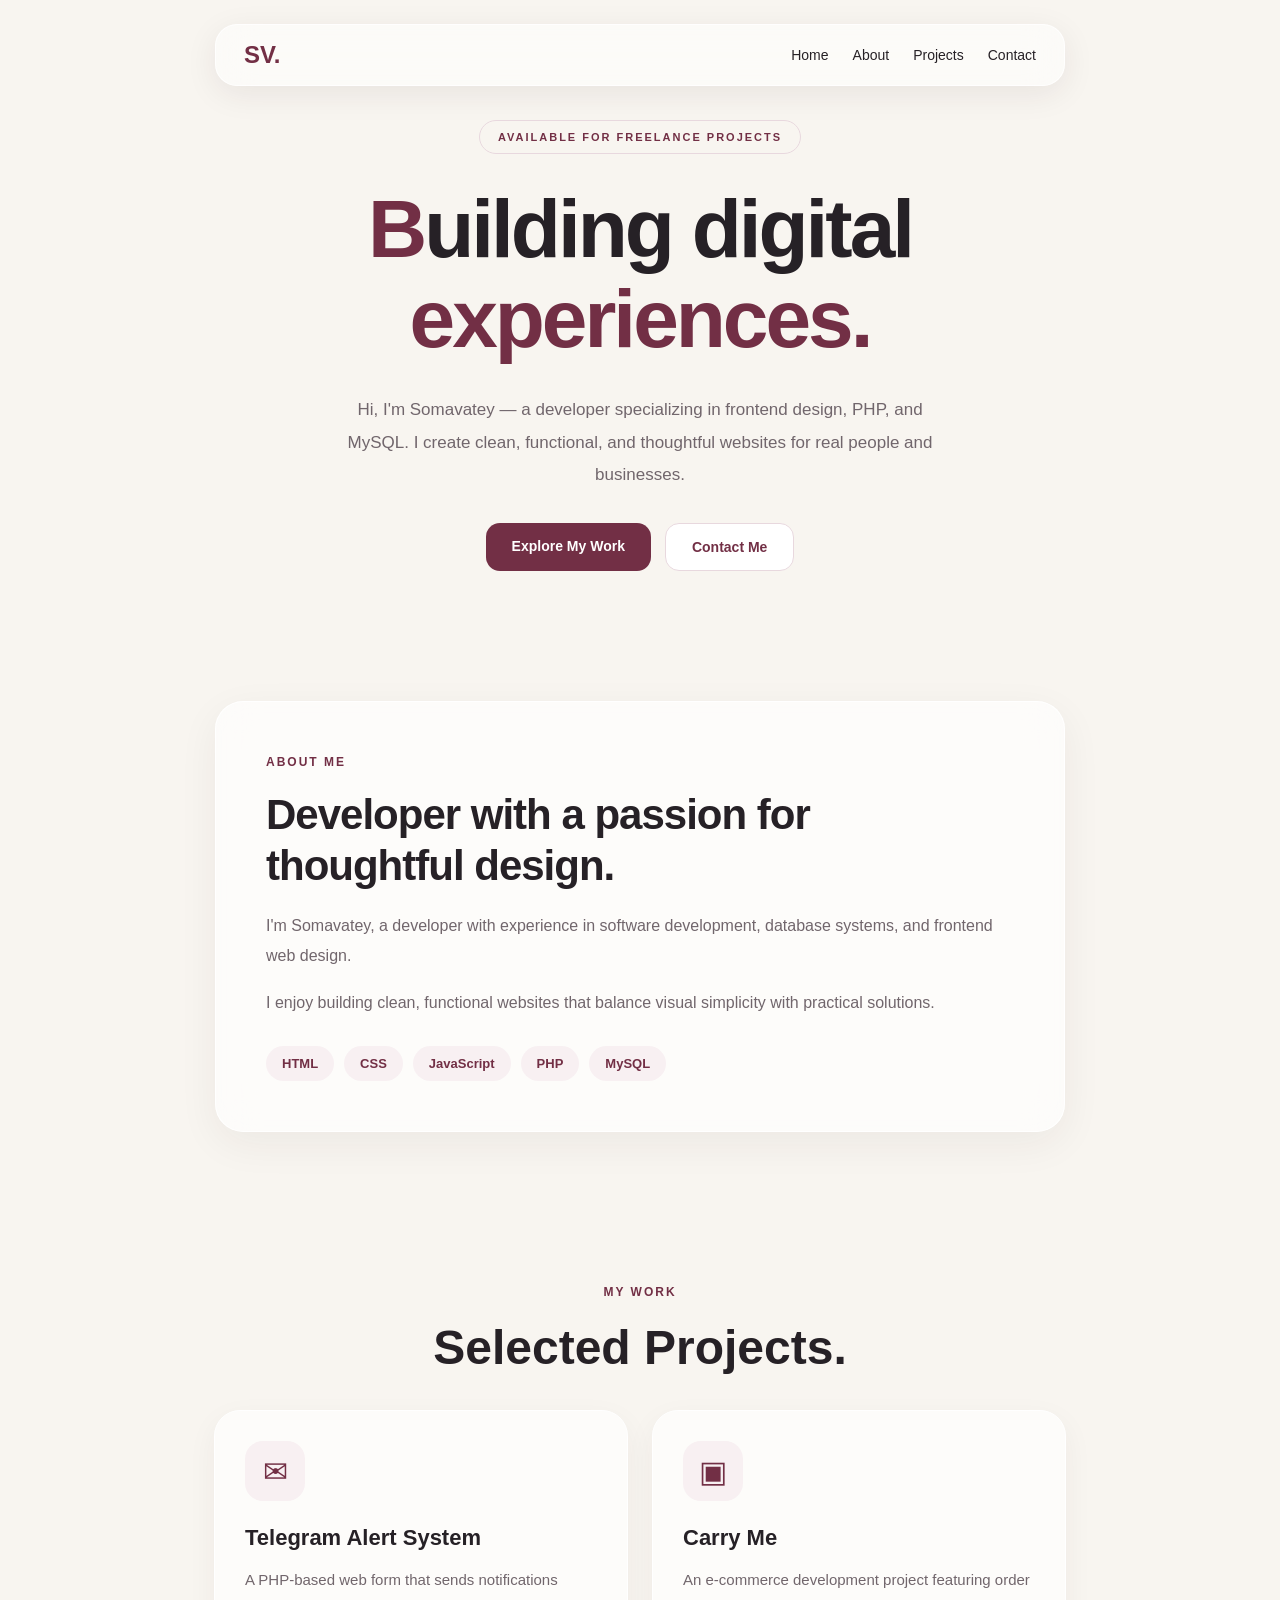
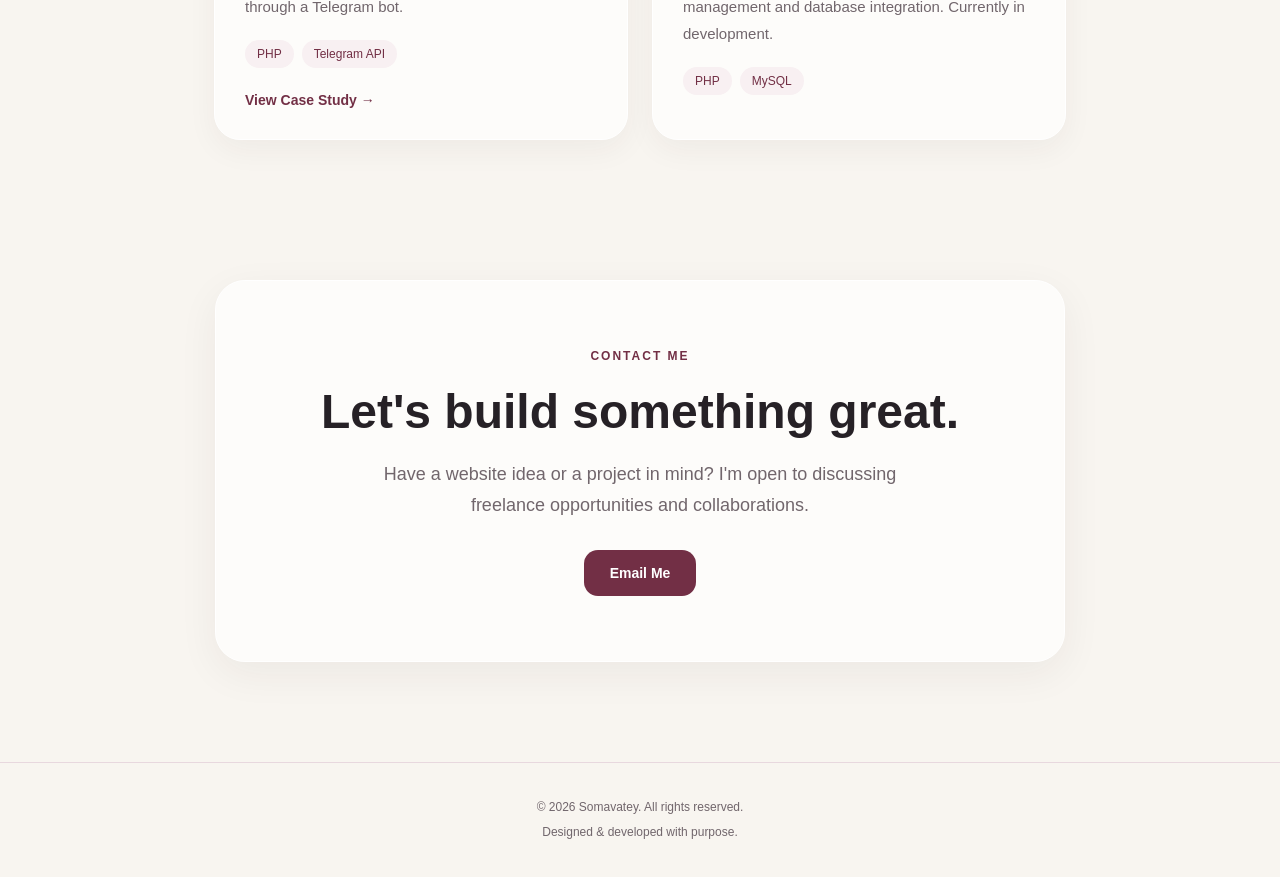
<file: index.html>
<!DOCTYPE html>
<html lang="en">
<head>
    <meta charset="UTF-8">
    <meta name="viewport" content="width=device-width, initial-scale=1.0">
    <title>Somavatey | Developer Portfolio 2.0</title>
    
    <link rel="stylesheet" href="style.css">
</head>
<body>
    
<header class="navbar">
    <a href="#" class="logo">SV.</a>

    <nav class="nav-links" aria-label="Main navigation">
        <a href="#home">Home</a>
        <a href="#about">About</a>
        <a href="#projects">Projects</a>
        <a href="#contact">Contact</a>
    </nav>
</header>

   
<main id="home">
    <section class="hero">
        <span class="hero-label">
            AVAILABLE FOR FREELANCE PROJECTS
        </span>

        <h1>
            Building digital
            <span>experiences.</span>
        </h1>

        <p class="hero-description">
            Hi, I'm Somavatey — a developer specializing
            in frontend design, PHP, and MySQL.
            I create clean, functional, and thoughtful
            websites for real people and businesses.
        </p>

        <div class="hero-buttons">
            <a href="#projects" class="btn-primary">
                Explore My Work
            </a>

            <a href="#contact" class="btn-secondary">
                Contact Me
            </a>
        </div>
    </section>
    
<section id="about" class="about">
    <div class="about-card">
        <span class="section-label">ABOUT ME</span>

        <h2>Developer with a passion
            for thoughtful design.</h2>

        <p>
            I'm Somavatey, a developer with experience
            in software development, database systems,
            and frontend web design.
        </p>

        <p>
            I enjoy building clean, functional websites
            that balance visual simplicity with
            practical solutions.
        </p>

        <div class="skills">
            <span>HTML</span>
            <span>CSS</span>
            <span>JavaScript</span>
            <span>PHP</span>
            <span>MySQL</span>
        </div>
    </div>
</section>

<section id="projects" class="projects">
    <span class="section-label">MY WORK</span>
    <h2>Selected Projects.</h2>

    <div class="project-grid">
        <article class="project-card">
            <div class="project-icon">✉</div>
            <h3>Telegram Alert System</h3>
            <p>
                A PHP-based web form that sends
                notifications through a Telegram bot.
            </p>
            <div class="project-tags">
                <span>PHP</span>
                <span>Telegram API</span>
            </div>
            
                <a href="telegram-case-study.html"
                class="project-link">
                    View Case Study →
                </a>

        </article>

        <article class="project-card">
            <div class="project-icon">▣</div>
            <h3>Carry Me</h3>
            <p>
                An e-commerce development project
                featuring order management and
                database integration.
                Currently in development.
            </p>
            <div class="project-tags">
                <span>PHP</span>
                <span>MySQL</span>
            </div>
        </article>
    </div>
</section>

<section id="contact" class="contact">
    <div class="contact-card">
        <span class="section-label">CONTACT ME</span>

        <h2>Let's build something great.</h2>

        <p>
            Have a website idea or a project in mind?
            I'm open to discussing freelance
            opportunities and collaborations.
        </p>

        <div class="contact-buttons">
            <a href="mailto:YOUR_EMAIL@example.com"
               class="btn-primary">
                Email Me
            </a>
        </div>
    </div>
</section>

<footer class="footer">
    <p>© 2026 Somavatey. All rights reserved.</p>
    <p>Designed & developed with purpose.</p>
</footer>

</main>

</body>
</html>
</file>
<file: style.css>
:root {
    --background: #F8F5F0;
    --accent: #722F45;
    --text: #262126;
}

body {
    margin: 0;
    min-height: 100vh;
    display: flex;
    flex-direction: column;
    align-items: center;
    justify-content: center;
    font-family: Arial, sans-serif;
    background: var(--background);
    color: var(--text);
    text-align: center;
}

h1 {
    font-size: clamp(36px, 6vw, 64px);
    letter-spacing: -2px;
    margin-bottom: 16px;
}

h1::first-letter {
    color: var(--accent);
}

p {
    font-size: 18px;
    color: #71666C;
    line-height: 1.7;
}

.navbar {
    position: fixed;
    top: 24px;
    left: 50%;
    transform: translateX(-50%);
    width: min(90%, 850px);
    box-sizing: border-box;
    padding: 16px 28px;

    display: flex;
    align-items: center;
    justify-content: space-between;
    gap: 20px;

    background: rgba(255, 255, 255, 0.55);
    backdrop-filter: blur(18px);
    -webkit-backdrop-filter: blur(18px);
    border: 1px solid rgba(255, 255, 255, 0.8);
    border-radius: 22px;
    box-shadow: 0 8px 32px rgba(50, 30, 40, 0.08);
    z-index: 100;
}

.logo {
    font-size: 24px;
    font-weight: 800;
    color: #722F45;
    text-decoration: none;
}

.nav-links {
    display: flex;
    gap: 24px;
}

.nav-links a {
    color: #262126;
    text-decoration: none;
    font-size: 14px;
    font-weight: 500;
    transition: color 0.2s ease;
}

.nav-links a:hover {
    color: #722F45;
}

@media (max-width: 600px) {
    .navbar {
        padding: 14px 16px;
    }

    .nav-links {
        gap: 10px;
    }

    .nav-links a {
        font-size: 12px;
    }
}

main {
    width: 100%;
}

.hero {
    max-width: 850px;
    margin: 0 auto;
    padding: 120px 24px 80px;
    box-sizing: border-box;
}

.hero-label {
    display: inline-block;
    padding: 10px 18px;
    border: 1px solid #E8D8DE;
    border-radius: 50px;
    color: #722F45;
    font-size: 11px;
    font-weight: 700;
    letter-spacing: 2px;
}

.hero h1 {
    font-size: clamp(42px, 7vw, 82px);
    line-height: 1.1;
    letter-spacing: -3px;
    margin: 30px 0;
}

.hero h1 span {
    color: #722F45;
}

.hero-description {
    max-width: 590px;
    margin: 0 auto;
    font-size: 17px;
    line-height: 1.9;
}

.hero-buttons {
    display: flex;
    justify-content: center;
    flex-wrap: wrap;
    gap: 14px;
    margin-top: 32px;
}

.btn-primary,
.btn-secondary {
    padding: 15px 26px;
    border-radius: 14px;
    text-decoration: none;
    font-size: 14px;
    font-weight: 600;
    transition: transform 0.2s ease;
}

.btn-primary {
    background: #722F45;
    color: white;
}

.btn-secondary {
    background: white;
    color: #722F45;
    border: 1px solid #E8D8DE;
}

.btn-primary:hover,
.btn-secondary:hover {
    transform: translateY(-3px);
}


/* Portfolio 2.0 — Hero entrance animation */

@keyframes fadeUp {
    from {
        opacity: 0;
        transform: translateY(25px);
    }

    to {
        opacity: 1;
        transform: translateY(0);
    }
}

@media (prefers-reduced-motion: no-preference) {
    .hero-label,
    .hero h1,
    .hero-description,
    .hero-buttons {
        animation: fadeUp 0.8s ease-out both;
    }

    .hero h1 {
        animation-delay: 0.15s;
    }

    .hero-description {
        animation-delay: 0.3s;
    }

    .hero-buttons {
        animation-delay: 0.45s;
    }
}

/* About Me Section */

html {
    scroll-behavior: smooth;
    scroll-padding-top: 110px;
}

.about {
    padding: 50px 24px 100px;
}

.about-card {
    max-width: 850px;
    margin: 0 auto;
    padding: 50px;
    box-sizing: border-box;
    text-align: left;

    background: rgba(255, 255, 255, 0.65);
    backdrop-filter: blur(20px);
    border: 1px solid rgba(255, 255, 255, 0.9);
    border-radius: 28px;
    box-shadow: 0 12px 40px rgba(50, 30, 40, 0.06);
}

.section-label {
    color: #722F45;
    font-size: 12px;
    font-weight: 700;
    letter-spacing: 2px;
}

.about h2 {
    font-size: clamp(28px, 4vw, 42px);
    line-height: 1.2;
    letter-spacing: -1px;
    margin: 20px 0;
}

.about p {
    font-size: 16px;
    line-height: 1.9;
}

.skills {
    display: flex;
    flex-wrap: wrap;
    gap: 10px;
    margin-top: 28px;
}

.skills span {
    padding: 10px 16px;
    border-radius: 50px;
    background: #F8F0F2;
    color: #722F45;
    font-size: 13px;
    font-weight: 600;
}

@media (max-width: 600px) {
    .about-card {
        padding: 28px;
    }
}

/* Selected Projects */

.projects {
    max-width: 900px;
    margin: 0 auto;
    padding: 50px 24px 100px;
    box-sizing: border-box;
}

.projects h2 {
    font-size: clamp(32px, 5vw, 48px);
    margin: 20px 0 35px;
}

.project-grid {
    display: grid;
    grid-template-columns: repeat(2, minmax(0, 1fr));
    gap: 24px;
}

.project-card {
    background: rgba(255, 255, 255, 0.7);
    border: 1px solid #FFFFFF;
    border-radius: 26px;
    padding: 30px;
    text-align: left;
    box-shadow: 0 10px 30px rgba(50, 30, 40, 0.05);
    transition: transform 0.3s ease;
}

.project-card:hover {
    transform: translateY(-6px);
}

.project-icon {
    display: grid;
    place-items: center;
    width: 60px;
    height: 60px;
    background: #F8F0F2;
    color: #722F45;
    border-radius: 18px;
    font-size: 30px;
}

.project-card h3 {
    font-size: 22px;
    margin: 24px 0 10px;
}

.project-card p {
    font-size: 15px;
    line-height: 1.8;
}

.project-tags {
    display: flex;
    flex-wrap: wrap;
    gap: 8px;
    margin-top: 20px;
}

.project-tags span {
    background: #F8F0F2;
    color: #722F45;
    border-radius: 20px;
    padding: 7px 12px;
    font-size: 12px;
}

@media (max-width: 650px) {
    .project-grid {
        grid-template-columns: 1fr;
    }
}

/* Contact Section */

.contact {
    padding: 40px 24px 100px;
}

.contact-card {
    max-width: 850px;
    margin: 0 auto;
    padding: 65px 30px;
    box-sizing: border-box;
    text-align: center;
    border-radius: 30px;
    background: rgba(255, 255, 255, 0.7);
    border: 1px solid #FFFFFF;
    box-shadow: 0 12px 40px rgba(50, 30, 40, 0.06);
}

.contact h2 {
    font-size: clamp(32px, 5vw, 48px);
    margin: 20px 0;
}

.contact p {
    max-width: 520px;
    margin: 0 auto;
}

.contact-buttons {
    display: flex;
    justify-content: center;
    margin-top: 30px;
}

/* Portfolio 2.0 — Mobile improvements */

@media (max-width: 600px) {
    body {
        overflow-x: hidden;
    }

    .navbar {
        width: calc(100% - 24px);
        top: 12px;
        padding: 14px 12px;
        gap: 8px;
    }

    .logo {
        font-size: 20px;
        flex-shrink: 0;
    }

    .nav-links {
        gap: 8px;
        flex-wrap: wrap;
        justify-content: flex-end;
    }

    .nav-links a {
        font-size: 11px;
    }

    .hero {
        padding: 160px 20px 70px;
    }

    .hero h1 {
        font-size: clamp(36px, 10vw, 52px);
        letter-spacing: -1.5px;
    }

    .hero-description {
        font-size: 15px;
    }

    .about,
    .projects,
    .contact {
        padding-left: 16px;
        padding-right: 16px;
    }

    .about-card,
    .project-card {
        padding: 24px;
    }

    .contact-card {
        padding: 45px 22px;
    }

    .hero-buttons {
        gap: 12px;
    }
}

@media (max-width: 600px) {
    .hero {
        padding-bottom: 30px;
    }

    .about {
        padding-top: 20px;
    }

    .hero-description {
        max-width: 340px;
        margin: 0 auto;
    }

    .hero-buttons {
        margin-top: 26px;
    }
}

/* Portfolio Footer */

.footer {
    width: 100%;
    box-sizing: border-box;
    padding: 30px 20px;
    text-align: center;
    border-top: 1px solid #E8D8DE;
}

.footer p {
    font-size: 12px;
    line-height: 1.6;
    margin: 5px 0;
}

@media (max-width: 600px) {
    .footer {
        padding: 24px 16px;
    }
}



/* Portfolio 2.2 — Case Study */

.case-study {
    width: 100%;
    min-height: 100vh;
    padding: 80px 20px;
    box-sizing: border-box;
}

.case-intro {
    max-width: 850px;
    margin: 0 auto;
    padding: 60px;
    box-sizing: border-box;
    text-align: left;

    background: rgba(255, 255, 255, 0.75);
    border: 1px solid #FFFFFF;
    border-radius: 30px;
    box-shadow: 0 12px 40px rgba(50, 30, 40, 0.06);
}

.case-intro > p:first-child {
    color: #722F45;
    font-size: 12px;
    font-weight: 700;
    letter-spacing: 2px;
}

.case-intro h1 {
    font-size: clamp(36px, 6vw, 60px);
    line-height: 1.15;
    letter-spacing: -2px;
    margin: 25px 0;
}

.case-intro > p {
    font-size: 17px;
    line-height: 1.8;
}

.case-intro a {
    display: inline-block;
    margin-top: 30px;
    color: #722F45;
    font-weight: 600;
    text-decoration: none;
}

.case-intro a:hover {
    text-decoration: underline;
}

@media (max-width: 600px) {
    .case-study {
        padding: 30px 16px;
    }

    .case-intro {
        padding: 30px 24px;
    }
}

/* Case Study — Project Details */

.case-details {
    max-width: 850px;
    width: 100%;
    margin: 30px auto 0;
}

.detail-card {
    background: rgba(255, 255, 255, 0.75);
    border: 1px solid #FFFFFF;
    border-radius: 28px;
    padding: 50px;
    box-sizing: border-box;
    text-align: left;
}

.detail-card h2 {
    font-size: 28px;
    margin: 28px 0 12px;
}

.detail-card p {
    font-size: 16px;
    line-height: 1.8;
}

@media (max-width: 600px) {
    .detail-card {
        padding: 28px 24px;
    }
}

/* Case Study — Technical Workflow */

.workflow {
    padding-left: 24px;
    margin: 20px 0 30px;
}

.workflow li {
    padding-left: 8px;
    margin-bottom: 16px;
    font-size: 16px;
    line-height: 1.8;
    color: #71666C;
}

.workflow li::marker {
    color: #722F45;
    font-weight: bold;
}

/* Case Study — Screenshot */

.case-screenshot {
    display: block;
    width: 100%;
    height: auto;
    margin-top: 24px;
    border-radius: 18px;
    border: 1px solid #E8D8DE;
    box-sizing: border-box;
}

/* Portfolio 2.2 — Project Links */

.project-link {
    display: inline-block;
    margin-top: 24px;
    color: #722F45;
    font-size: 14px;
    font-weight: 700;
    text-decoration: none;
    transition: transform 0.2s ease;
}

.project-link:hover {
    transform: translateX(4px);
    text-decoration: underline;
}

.project-link:focus-visible {
    outline: 2px solid #722F45;
    outline-offset: 5px;
    border-radius: 3px;
}

/* Portfolio 2.2 — Mobile Case Study */

@media (max-width: 600px) {
    .case-study {
        padding: 24px 14px 50px;
    }

    .case-intro {
        padding: 30px 22px;
        border-radius: 22px;
    }

    .case-intro h1 {
        font-size: clamp(32px, 9vw, 42px);
        letter-spacing: -1px;
        overflow-wrap: break-word;
    }

    .case-intro > p {
        font-size: 15px;
    }

    .case-details {
        margin-top: 18px;
    }

    .detail-card {
        padding: 28px 22px;
        border-radius: 22px;
    }

    .detail-card h2 {
        font-size: 24px;
    }

    .case-screenshot {
        width: 100%;
        height: auto;
    }
}
</file>
